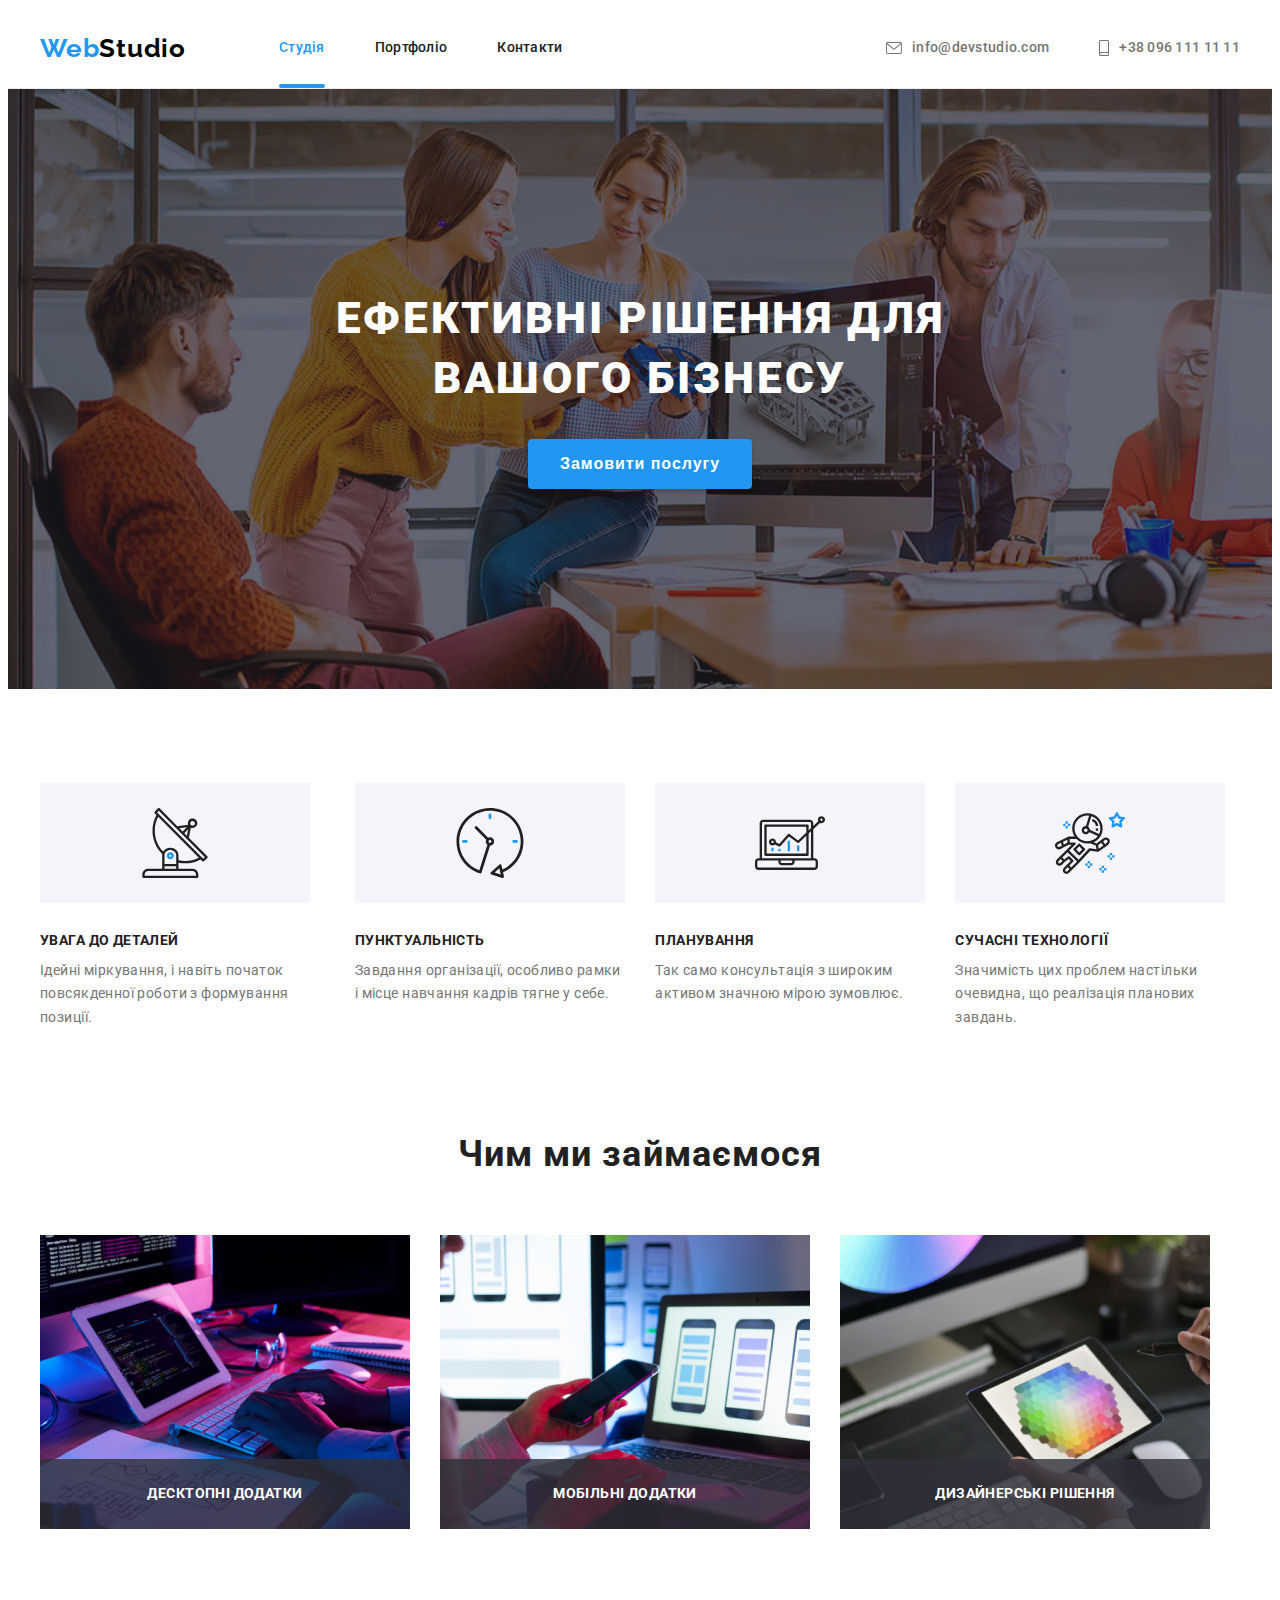
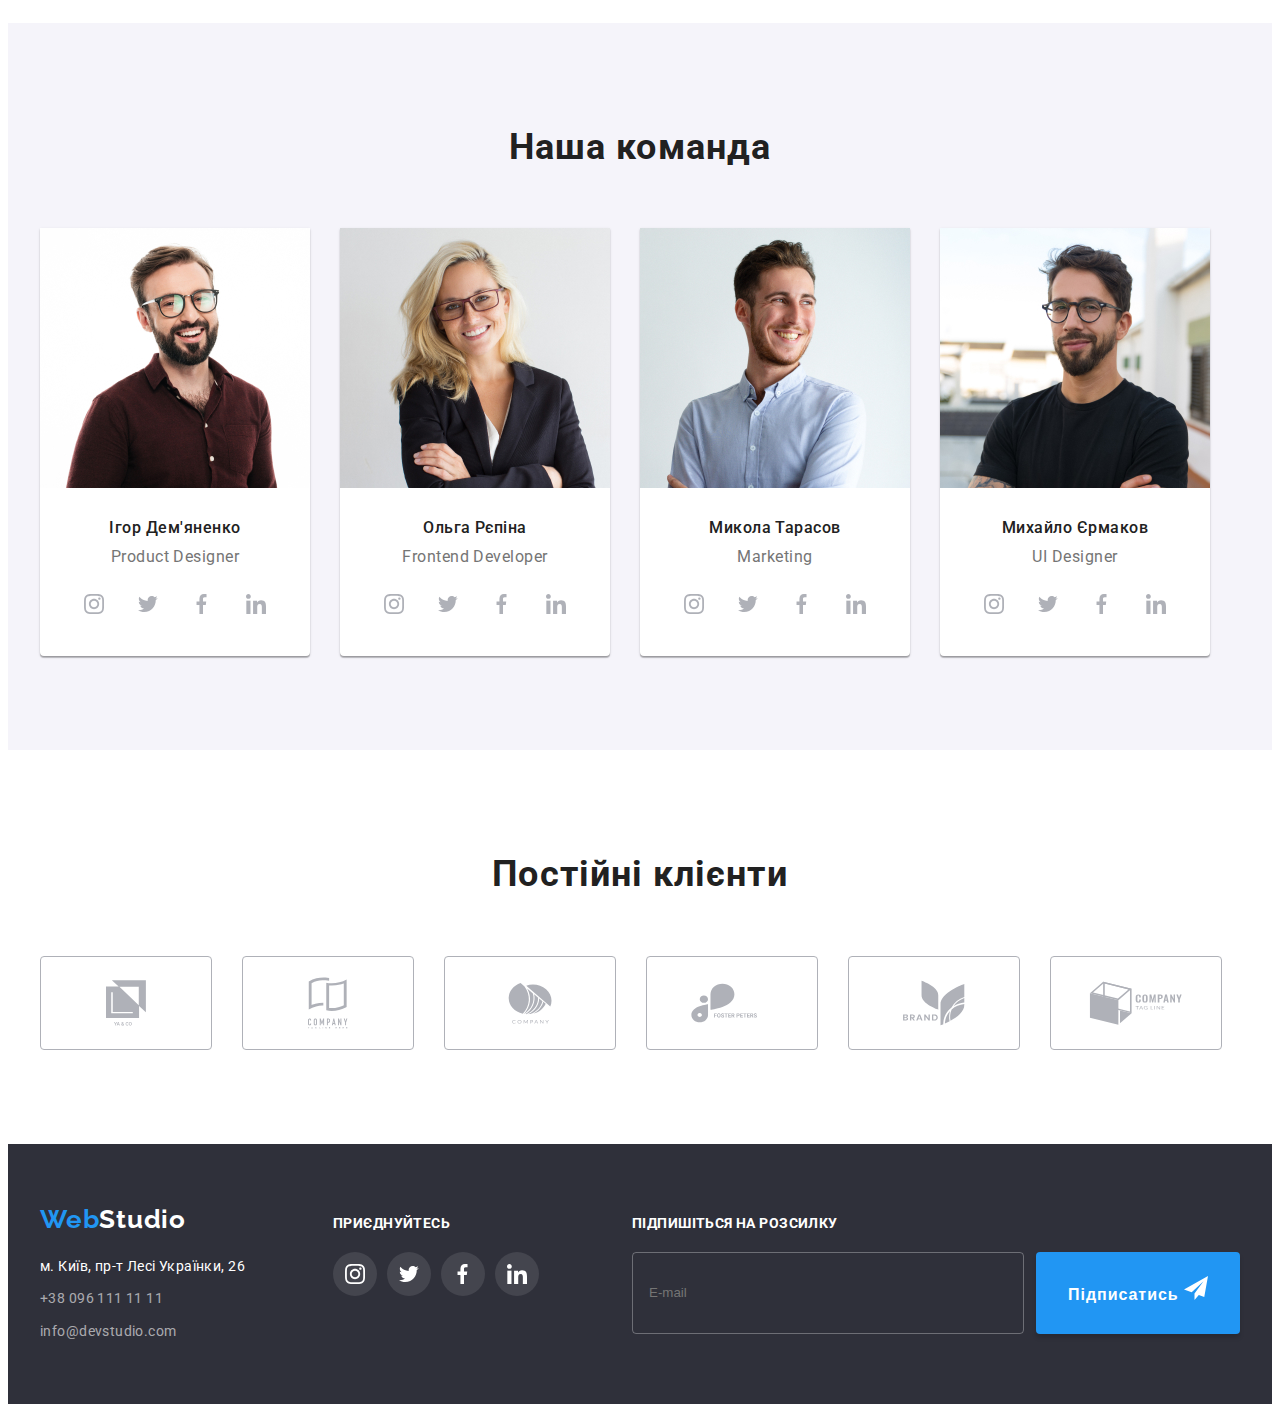
<file: index.html>
<!DOCTYPE html>
<html lang="uk">
  <head>
    <meta charset="UTF-8">
    <meta http-equiv="X-UA-Compatible" content="IE=edge">
    <meta name="viewport" content="width=device-width, initial-scale=1.0">
    <title>Студія</title>
    <link rel="preconnect" href="https://fonts.googleapis.com">
<link rel="preconnect" href="https://fonts.gstatic.com" crossorigin>
<link href="https://fonts.googleapis.com/css2?family=Raleway:wght@700&family=Roboto:wght@400;500;700;900&display=swap" rel="stylesheet">
<link rel="stylesheet" href="https://cdnjs.cloudflare.com/ajax/libs/modern-normalize/1.1.0/modern-normalize.min.css" integrity="sha512-wpPYUAdjBVSE4KJnH1VR1HeZfpl1ub8YT/NKx4PuQ5NmX2tKuGu6U/JRp5y+Y8XG2tV+wKQpNHVUX03MfMFn9Q==" crossorigin="anonymous" referrerpolicy="no-referrer">    
<link rel="stylesheet" href="./css/main.min.css">
  </head>
  <body>
    <header class="header__section">
      <div class="header__container container">
        <nav class="header__nav">
        <a href="./index.html" class="header__logo logo">
          <span lang="en"> <span class="logo__accent">Web</span>Studio</span>
        </a>

        <ul class="header__list list">
          <li>
            <a href="./index.html" class="header__link header__link--current">Студія</a>
          </li>

          <li>
            <a href="./portfolio.html" class="header__link" >Портфоліо</a>
          </li>

          <li>
            <a href="" class="header__link" >Контакти</a>
          </li>
        </ul>
      </nav>

      <ul class="contacts list">
        <li>
          <a class="contacts__link" href="mailto:info@devstudio.com">
            <svg class="contacts__icon" width="16" height="12">
              <use href="./images/sprite.svg#icon-mail"></use>
            </svg>
            info@devstudio.com</a>
        </li>

        <li>
          <a class="contacts__link" href="tel:+380961111111">
            <svg class="contacts__icon" width="10" height="16">
              <use href="./images/sprite.svg#icon-phone"></use>
            </svg>
            +38 096 111 11 11</a>
        </li>
      </ul>
    </div>
    </header>
    <main>
      <section class="hero">
       <div class="container">
        <h1 class="hero__title">Ефективні рішення для вашого бізнесу</h1>
        <button type="button" class="modal-btn" data-modal-open>
          Замовити послугу
        </button>
       </div>
      </section>

      <!--Переваги-->
      <section class="features section">
       <div class="container">
        <h2 class="visually-hidden">Переваги</h2>
        <ul class="features__list list">

          <li>
            <div class="features__wrapper">
              <svg width="70" height="70">
                <use href="./images/sprite.svg#icon-antenna"></use>
              </svg>
            </div>
            <h3 class="features__title">УВАГА ДО ДЕТАЛЕЙ</h3>
            <p class="features__text">
              Ідейні міркування, і навіть початок повсякденної роботи з
              формування позиції.
            </p>
          </li>

          <li>
            <div class="features__wrapper">
              <svg width="70" height="70">
                <use href="./images/sprite.svg#icon-clock"></use>
              </svg>
            </div>
            <h3 class="features__title">ПУНКТУАЛЬНІСТЬ</h3>
            <p class="features__text">
              Завдання організації, особливо рамки і місце навчання кадрів тягне
              у себе.
            </p>
          </li>

          <li>
            <div class="features__wrapper">
              <svg width="70" height="70">
                <use href="./images/sprite.svg#icon-diagram"></use>
              </svg>
            </div>
            <h3 class="features__title">ПЛАНУВАННЯ</h3>
            <p class="features__text">
              Так само консультація з широким активом значною мірою зумовлює.
            </p>
          </li>

          <li>
            <div class="features__wrapper">
              <svg width="70" height="70">
                <use href="./images/sprite.svg#icon-astronaut"></use>
              </svg>
            </div>
            <h3 class="features__title">СУЧАСНІ ТЕХНОЛОГІЇ</h3>
            <p class="features__text">
              Значимість цих проблем настільки очевидна, що реалізація планових
              завдань.
            </p>
          </li>
          
        </ul>
       </div>
      </section>

      <section class="section">
        <div class="container">
          <h2 class="title">Чим ми займаємося</h2>

        <ul class="list images__list">
          <li>
            <div class="images__thumb">
              <img src="./images/box-1.jpg" alt="Людина працює за комп'ютером"
              width="370">
              <div class="images__overlay">
                <h3 class="images__title">Десктопні додатки</h3>
              </div>
            </div>
          </li>

          <li>
            <div class="images__thumb">
              <img src="./images/box-2.jpg" alt="Людина працює за комп'ютером"
              width="370">
              <div class="images__overlay">
                <h3 class="images__title">Мобільні додатки</h3>
              </div>
            </div>
          </li>

          <li>
            <div class="images__thumb">
              <img src="./images/box-3.jpg" alt="Людина працює за комп'ютером"
              width="370">
              <div class="images__overlay">
                <h3 class="images__title">Дизайнерські рішення</h3>
              </div>
            </div>         
          </li>
        </ul>
      </div>
      </section>
      

      <section class="team section">
        <div class="container">
          <h2 class="title">Наша команда</h2>

        <ul class="team__set list">

          <li class="team__card">
            <img src="./images/img.jpg" alt="Ігор Дем'яненко"
              width="270"
              height="260">

            <div class="member__content"> 
              <h3 class="member__name">Ігор Дем'яненко</h3>
              <p lang="en" class="member__position">Product Designer</p> 
              <ul class="list member__social-links">
              <li>
                <a href="" class="member__link">
                <svg   width="20" height="20">
                  <use href="./images/sprite.svg#icon-instagram"></use>
                </svg></a>
              </li>
              <li>
                <a href="" class="member__link">
                <svg  width="20" height="20">
                  <use href="./images/sprite.svg#icon-twitter"></use>
                </svg></a>
              </li>
              <li>
                <a href="" class="member__link">
                <svg   width="20" height="20">
                  <use href="./images/sprite.svg#icon-facebook"></use>
                </svg></a>
              </li>
              <li>
                <a href="" class="member__link">
                <svg   width="20" height="20">
                  <use href="./images/sprite.svg#icon-linkedin"></use>
                </svg></a>
              </li>
              </ul>
            </div>
          </li>

          <li class="team__card">
            <img src="./images/img-1.jpg" alt="Ольга Рєпіна"
              width="270"
              height="260">

            <div class="member__content">
              <h3 class="member__name">Ольга Рєпіна</h3>
              <p lang="en" class="member__position">Frontend Developer</p>
              <ul class="list member__social-links">
                <li>
                  <a href="" class="member__link">
                  <svg   width="20" height="20">
                    <use href="./images/sprite.svg#icon-instagram"></use>
                  </svg></a>
                </li>
                <li>
                  <a href="" class="member__link">
                  <svg   width="20" height="20">
                    <use href="./images/sprite.svg#icon-twitter"></use>
                  </svg></a>
                </li>
                <li>
                  <a href="" class="member__link">
                  <svg   width="20" height="20">
                    <use href="./images/sprite.svg#icon-facebook"></use>
                  </svg></a>
                </li>
                <li>
                  <a href="" class="member__link">
                  <svg   width="20" height="20">
                    <use href="./images/sprite.svg#icon-linkedin"></use>
                  </svg></a>
                </li>
                </ul>
            </div>
          </li>

          <li class="team__card">
            <img src="./images/img-2.jpg" alt="Микола Тарасов"
              width="270"
              height="260">

            <div class="member__content">
              <h3 class="member__name">Микола Тарасов</h3>
              <p lang="en" class="member__position">Marketing</p> 
              <ul class="list member__social-links">
                <li>
                  <a href="" class="member__link">
                  <svg   width="20" height="20">
                    <use href="./images/sprite.svg#icon-instagram"></use>
                  </svg></a>
                </li>
                <li>
                  <a href="" class="member__link">
                  <svg   width="20" height="20">
                    <use href="./images/sprite.svg#icon-twitter"></use>
                  </svg></a>
                </li>
                <li>
                  <a href="" class="member__link">
                  <svg   width="20" height="20">
                    <use href="./images/sprite.svg#icon-facebook"></use>
                  </svg></a>
                </li>
                <li>
                  <a href="" class="member__link">
                  <svg   width="20" height="20">
                    <use href="./images/sprite.svg#icon-linkedin"></use>
                  </svg></a>
                </li>
                </ul>
          </div>
          </li>

          <li class="team__card">
            <img src="./images/img-3.jpg" alt="Михайло Єрмаков"
              width="270"
              height="260">

            <div class="member__content">
              <h3 class="member__name">Михайло Єрмаков</h3>
              <p lang="en" class="member__position">UI Designer</p> 
              <ul class="list member__social-links">
                <li>
                  <a href="" class="member__link">
                  <svg   width="20" height="20">
                    <use href="./images/sprite.svg#icon-instagram"></use>
                  </svg></a>
                </li>
                <li>
                  <a href="" class="member__link">
                  <svg   width="20" height="20">
                    <use href="./images/sprite.svg#icon-twitter"></use>
                  </svg></a>
                </li>
                <li>
                  <a href="" class="member__link">
                  <svg   width="20" height="20">
                    <use href="./images/sprite.svg#icon-facebook"></use>
                  </svg></a>
                </li>
                <li>
                  <a href="" class="member__link">
                  <svg   width="20" height="20">
                    <use href="./images/sprite.svg#icon-linkedin"></use>
                  </svg></a>
                </li>
                </ul>
          </div>
          </li>
        </ul>
        </div>
      </section>

      <section class="section">
        <div class="container">
          <h2 class="title">Постійні клієнти</h2>
          <ul class="brand__list list">
            <li>
              <a href="" class="brand__link">
                  <svg width="40" height="46">
                    <use href="./images/sprite.svg#icon-logo-0"></use>
                  </svg>
              </a>
            </li>

            <li>
              <a href="" class="brand__link">
                  <svg width="40" height="52">
                    <use href="./images/sprite.svg#icon-logo-1"></use>
                  </svg>
              </a>
            </li>

            <li>
              <a href="" class="brand__link">
                  <svg width="44" height="42">
                    <use href="./images/sprite.svg#icon-logo-2"></use>
                  </svg>
              </a>
            </li>

            <li>
              <a href="" class="brand__link">
                  <svg width="84" height="40">
                    <use href="./images/sprite.svg#icon-logo-3"></use>
                  </svg>
              </a>
            </li>

            <li>
              <a href="" class="brand__link">
                  <svg width="62" height="46">
                    <use href="./images/sprite.svg#icon-logo-4"></use>
                  </svg>
              </a>
            </li>

            <li>
              <a href="" class="brand__link">
                  <svg width="94" height="44">
                    <use href="./images/sprite.svg#icon-logo-5"></use>
                  </svg>
              </a>
            </li>
          </ul>
      </div>
      </section>
    </main>
    <footer class="footer__section">
      <div class="container footer__container">
        <div class="address">
          <a href="./index.html" class="footer__logo logo">
          <span lang="en"><span class="logo__accent">Web</span>Studio</span></a>
        <address>
          <a href="https://goo.gl/maps/ScAPMrdehoNE8GrC9" target="_blank" class="address__link address__map">
            м. Київ, пр-т Лесі Українки, 26</a>  
          <a href="tel:+380961111111" class="address__link address__tel" >+38 096 111 11 11</a>
          <a href="mailto:info@devstudio.com" class="address__link address__mail">info@devstudio.com</a>
        </address>
        </div>

        <div class="social-links">
          <h3 class="footer__title">Приєднуйтесь</h3>
          <ul class="list social-links__list">
            <li>
              <a href="" class="social-links__link">
              <svg width="20" height="20">
                <use href="./images/sprite.svg#icon-instagram"></use>
              </svg></a>
            </li>
            <li>
              <a href=""  class="social-links__link">
              <svg width="20" height="20">
                <use href="./images/sprite.svg#icon-twitter"></use>
              </svg></a>
            </li>
            <li>
              <a href=""  class="social-links__link">
              <svg width="20" height="20">
                <use href="./images/sprite.svg#icon-facebook"></use>
              </svg></a>
            </li>
            <li>
              <a href=""  class="social-links__link">
              <svg width="20" height="20">
                <use href="./images/sprite.svg#icon-linkedin"></use>
              </svg></a>
            </li>
          </ul>
        </div>

          <form class="newsletter">
          <h3 class="footer__title">Підпишіться на розсилку</h3>
          <div class="newsletter__field">           
              <input class="newsletter__input" type="email" name="mail" 
               placeholder="E-mail">

              <button class="newsletter__modal-btn modal-btn" type="submit">
              <span class="newsletter__text"> Підписатись</span>
              <svg width="24" height="24">
                <use href="./images/sprite.svg#icon-send"></use>
              </svg> </button>
          </div>
        </form>
      </div>
  </footer>

  <div class="backdrop is-hidden" data-modal>
    <div class="modal">
      <button class="modal__close-btn" data-modal-close>
        <svg width="11" height="11">
          <use href="./images/sprite.svg#icon-close"></use>
        </svg>
      </button>

      <form class="form">
        <h2 class="form__title">Залиште свої дані, ми вам передзвонимо</h2>
      
          <label class="form__field">Ім'я
            <input class="form__input" type="text" name="name" 
              placeholder="" autofocus>
              <svg class="form__icon" width="12" height="12">
                <use href="./images/sprite.svg#icon-person"></use>
              </svg>
          </label>

          <label class="form__field">Телефон
            <input class="form__input" type="tel" name="tel" 
              placeholder="">
              <svg class="form__icon" width="13" height="13">
                <use href="./images/sprite.svg#icon-phone"></use>
              </svg>
          </label>

          <label class="form__field">Пошта
            <input class="form__input" type="email" name="email" 
              placeholder="">
              <svg class="form__icon" width="15" height="12">
                <use href="./images/sprite.svg#icon-email"></use>
              </svg>
          </label>

          <label class="form__field">Коментар
        <textarea 
          class="form__comment"
          name="comment"
          placeholder="Введіть текст"></textarea>
          </label>
         
          <label class="policy">
            <input class="checkbox" type="checkbox" name="policy"/>
            <span class="checkbox__icon"></span>
           Погоджуюся з розсилкою та приймаю 
            <a href="" class="policy__conditions">Умови договору</a> 
          </label>

        <button type="submit" class="modal-btn">Відправити</button>
        
      </form>
    </div>
</div>

<script src="./js/modal.js"></script>

<script>
  (() => {
    document
      .querySelector('.form')
      .addEventListener('submit', e => {
        e.preventDefault();

        new FormData(e.currentTarget).forEach((value, name) =>
          console.log(`${name}: ${value}`),
        );

        e.currentTarget.reset();
      });
  })();
</script>
  </body>
</html>
</file>
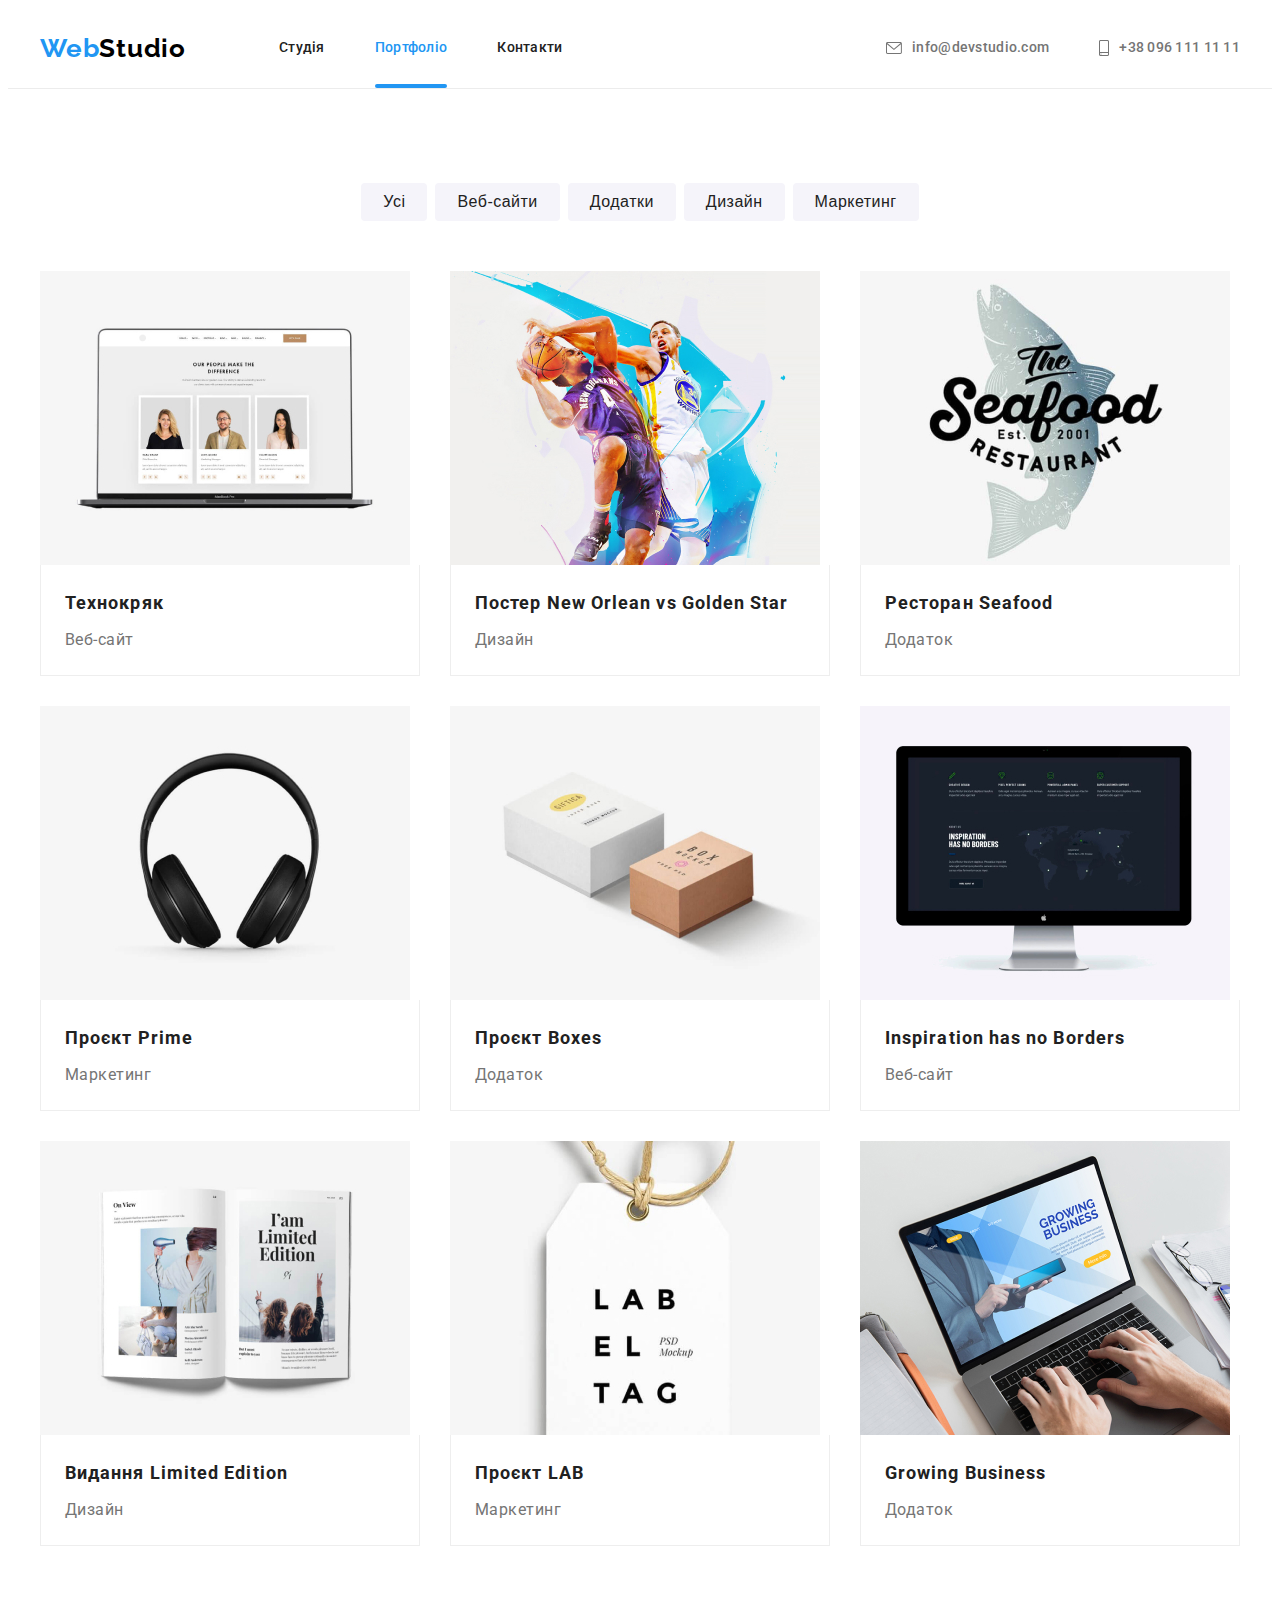
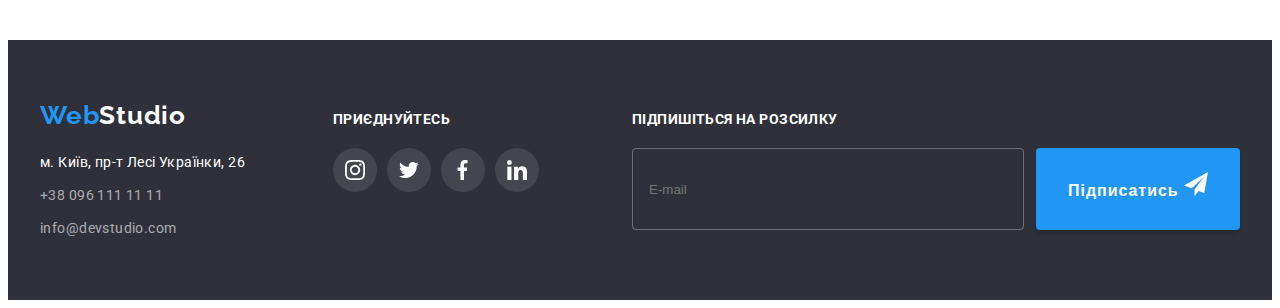
<file: portfolio.html>
<!DOCTYPE html>
<html lang="uk">
  <head>
    <meta charset="UTF-8">
    <meta http-equiv="X-UA-Compatible" content="IE=edge">
    <meta name="viewport" content="width=device-width, initial-scale=1.0">
    <title>Студія</title>
    <link rel="preconnect" href="https://fonts.googleapis.com">
<link rel="preconnect" href="https://fonts.gstatic.com" crossorigin>
<link href="https://fonts.googleapis.com/css2?family=Raleway:wght@700&family=Roboto:wght@400;500;700;900&display=swap" rel="stylesheet">
<link rel="stylesheet" href="https://cdnjs.cloudflare.com/ajax/libs/modern-normalize/1.1.0/modern-normalize.min.css" integrity="sha512-wpPYUAdjBVSE4KJnH1VR1HeZfpl1ub8YT/NKx4PuQ5NmX2tKuGu6U/JRp5y+Y8XG2tV+wKQpNHVUX03MfMFn9Q==" crossorigin="anonymous" referrerpolicy="no-referrer">    
<link rel="stylesheet" href="./css/main.min.css">
  </head>
  <body>
    <header class="header__section">
      <div class="header__container container">
        <nav class="header__nav">
        <a href="./index.html" class="header__logo logo">
          <span lang="en"> <span class="logo__accent">Web</span>Studio</span>
        </a>

        <ul class="header__list list">
          <li>
            <a href="./index.html" class="header__link">Студія</a>
          </li>

          <li>
            <a href="./portfolio.html" class="header__link header__link--current" >Портфоліо</a>
          </li>

          <li>
            <a href="" class="header__link" >Контакти</a>
          </li>
        </ul>
      </nav>

      <ul class="contacts list">
        <li>
          <a class="contacts__link" href="mailto:info@devstudio.com">
            <svg class="contacts__icon" width="16" height="12">
              <use href="./images/sprite.svg#icon-mail"></use>
            </svg>
            info@devstudio.com</a>
        </li>

        <li>
          <a class="contacts__link" href="tel:+380961111111">
            <svg class="contacts__icon" width="10" height="16">
              <use href="./images/sprite.svg#icon-phone"></use>
            </svg>
            +38 096 111 11 11</a>
        </li>
      </ul>
    </div>
    </header>
    <main>
      <section class="section">
        <div class="container">
          <h1 class="visually-hidden">Портфоліо</h1>
        <ul class="list portfolio__nav">
          <li>
            <button class="portfolio__btn" type="button">Усі</button></li>
          <li>
            <button class="portfolio__btn" type="button">Веб-сайти</button></li>
          <li>
            <button class="portfolio__btn" type="button">Додатки</button></li>
          <li>
            <button class="portfolio__btn" type="button">Дизайн</button></li>
          <li>
            <button class="portfolio__btn" type="button">Маркетинг</button></li>
        </ul>
        <ul class="portfolio__set list">

          <li class="portfolio__item">
            <a href="" class="portfolio__card">
              <div class="card__thumb">
                <img class="card__image"
                  src="./portfolio-images/img-1.jpg"
                  alt="Лаптоп з відкритою сторінкою веб-сайту">
                  <div class="card__overlay">
                    <p class="overlay__description">Ресурс пропонує комплексні пропозиції з різним рівнем функціоналу та сервісів. Все це дозволить відвідувачу отримати вичерпні відомості про компанію чи приватну особу.</p>
                  </div>
              </div>
  
              <div class="card__content">
              <h2 class="client__name">Технокряк</h2>
               <p class="client__category">Веб-сайт</p>
              </div>
            </a>
          </li>

          <li class="portfolio__item">
            <a href="" class="portfolio__card">
              <div class="card__thumb">
                <img class="card__image"
                  src="./portfolio-images/img-2.jpg"
                  alt="Два чоловіки з баскетбольним мячем">
                  <div class="card__overlay">
                    <p class="overlay__description">Ресурс пропонує комплексні пропозиції з різним рівнем функціоналу та сервісів. Все це дозволить відвідувачу отримати вичерпні відомості про компанію чи приватну особу.</p>
                  </div>
              </div>
  
              <div class="card__content">
              <h2 class="client__name">Постер <span lang="en">New Orlean vs Golden Star</span></h2>
                <p class="client__category">Дизайн</p>
              </div>
            </a>
          </li>

          <li class="portfolio__item">
            <a href="" class="portfolio__card">
              <div class="card__thumb">
                <img class="portfolio__image"
                  src="./portfolio-images/img-3.jpg"
                  alt="Логотип ресторану">
                  <div class="card__overlay">
                    <p class="overlay__description">Ресурс пропонує комплексні пропозиції з різним рівнем функціоналу та сервісів. Все це дозволить відвідувачу отримати вичерпні відомості про компанію чи приватну особу.</p>
                  </div>
              </div>
  
              <div class="card__content">
              <h2 class="client__name"> Ресторан <span lang="en">Seafood</span></h2>
                <p class="client__category">Додаток</p>
              </div>
            </a>
          </li>

          <li class="portfolio__item">
            <a href="" class="portfolio__card">
              <div class="card__thumb">
                <img class="portfolio__image"
                  src="./portfolio-images/img-4.jpg"
                  alt="Чорні навушники">
                  <div class="card__overlay">
                    <p class="overlay__description">Ресурс пропонує комплексні пропозиції з різним рівнем функціоналу та сервісів. Все це дозволить відвідувачу отримати вичерпні відомості про компанію чи приватну особу.</p>
                  </div>
              </div>
  
              <div class="card__content">
              <h2 class="client__name">Проєкт <span lang="en">Prime</span></h2>
                <p class="client__category">Маркетинг</p>
              </div>
            </a>
          </li>

          <li class="portfolio__item">
            <a href="" class="portfolio__card">
              <div class="card__thumb">
                <img class="portfolio__image"
                  src="./portfolio-images/img-5.jpg"
                  alt="Біла та бежева коробки">
                  <div class="card__overlay">
                    <p class="overlay__description">Ресурс пропонує комплексні пропозиції з різним рівнем функціоналу та сервісів. Все це дозволить відвідувачу отримати вичерпні відомості про компанію чи приватну особу.</p>
                  </div>
              </div>
  
              <div class="card__content">
              <h2 class="client__name">Проєкт <span lang="en">Boxes</span></h2>
                <p class="client__category">Додаток</p>
              </div>
            </a>
          </li>

          <li class="portfolio__item">
            <a href="" class="portfolio__card">
              <div class="card__thumb">
                <img class="portfolio__image"
                  src="./portfolio-images/img-6.jpg"
                  alt="Комп'ютер з відкритим веб-сайтом">
                  <div class="card__overlay">
                    <p class="overlay__description">Ресурс пропонує комплексні пропозиції з різним рівнем функціоналу та сервісів. Все це дозволить відвідувачу отримати вичерпні відомості про компанію чи приватну особу.</p>
                  </div>
                </div>
  
              <div class="card__content">
                <h2 class="client__name" lang="en">Inspiration has no Borders</h2>
                <p class="client__category">Веб-сайт</p>
              </div>
            </a>
          </li>

          <li class="portfolio__item">
            <a href="" class="portfolio__card">
              <div class="card__thumb">
                <img class="portfolio__image"
                  src="./portfolio-images/img-7.jpg"
                  alt="Розгорнутий журнал">
                  <div class="card__overlay">
                    <p class="overlay__description">Ресурс пропонує комплексні пропозиції з різним рівнем функціоналу та сервісів. Все це дозволить відвідувачу отримати вичерпні відомості про компанію чи приватну особу.</p>
                  </div>
              </div>
  
              <div class="card__content">
                <h2 class="client__name">Видання <span lang="en"> Limited Edition</span></h2>
                <p class="client__category">Дизайн</p>
              </div>
            </a>
          </li>

          <li class="portfolio__item">
            <a href="" class="portfolio__card">
              <div class="card__thumb">
                <img class="portfolio__image"
                  src="./portfolio-images/img-8.jpg"
                  alt="Біла лейба">
                  <div class="card__overlay">
                    <p class="overlay__description">Ресурс пропонує комплексні пропозиції з різним рівнем функціоналу та сервісів. Все це дозволить відвідувачу отримати вичерпні відомості про компанію чи приватну особу.</p>
                  </div>
              </div>
  
              <div class="card__content">
                 <h2 class="client__name"> Проєкт <span lang="en">LAB</span></h2> 
                <p class="client__category">Маркетинг</p>
              </div>
            </a>
          </li>

          <li class="portfolio__item">
            <a href="" class="portfolio__card">
              <div class="card__thumb">
                <img class="portfolio__image"
                  src="./portfolio-images/img-9.jpg"
                  alt="Лаптоп з відкритим веб-сайтом">
                  <div class="card__overlay">
                    <p class="overlay__description">Ресурс пропонує комплексні пропозиції з різним рівнем функціоналу та сервісів. Все це дозволить відвідувачу отримати вичерпні відомості про компанію чи приватну особу.</p>
                  </div>
                </div>
  
              <div class="card__content">
                <h2 class="client__name" lang="en">Growing Business</h2>
                <p class="client__category">Додаток</p>
              </div>
            </a>
          </li>

        </ul>
        </div>
      </section>

    </main>

    <footer class="footer__section">
      <div class="container footer__container">
        <div class="address">
          <a href="./index.html" class="footer__logo logo">
          <span lang="en"><span class="logo__accent">Web</span>Studio</span></a>
        <address>
          <a href="https://goo.gl/maps/ScAPMrdehoNE8GrC9" target="_blank" class="address__link address__map">
            м. Київ, пр-т Лесі Українки, 26</a>  
          <a href="tel:+380961111111" class="address__link address__tel" >+38 096 111 11 11</a>
          <a href="mailto:info@devstudio.com" class="address__link address__mail">info@devstudio.com</a>
        </address>
        </div>

        <div class="social-links">
          <h3 class="footer__title">Приєднуйтесь</h3>
          <ul class="list social-links__list">
            <li>
              <a href="" class="social-links__link">
              <svg width="20" height="20">
                <use href="./images/sprite.svg#icon-instagram"></use>
              </svg></a>
            </li>
            <li>
              <a href=""  class="social-links__link">
              <svg width="20" height="20">
                <use href="./images/sprite.svg#icon-twitter"></use>
              </svg></a>
            </li>
            <li>
              <a href=""  class="social-links__link">
              <svg width="20" height="20">
                <use href="./images/sprite.svg#icon-facebook"></use>
              </svg></a>
            </li>
            <li>
              <a href=""  class="social-links__link">
              <svg width="20" height="20">
                <use href="./images/sprite.svg#icon-linkedin"></use>
              </svg></a>
            </li>
          </ul>
        </div>

          <form class="newsletter">
          <h3 class="footer__title">Підпишіться на розсилку</h3>
          <div class="newsletter__field">           
              <input class="newsletter__input" type="email" name="mail" 
               placeholder="E-mail">

              <button class="newsletter__modal-btn modal-btn" type="submit">
              <span class="newsletter__text"> Підписатись</span>
              <svg width="24" height="24">
                <use href="./images/sprite.svg#icon-send"></use>
              </svg> </button>
          </div>
        </form>
      </div>
  </footer>
  </body>
</html>
</file>
<file: css/main.min.css>
body{color:#757575;background-color:#fff;font-family:roboto,sans-serif}h1,h2,h3,p,ul{margin:0;padding:0}h1,h2,h3{color:#212121}img{display:block}.visually-hidden{color:rgba(0,0,0,0);position:absolute;width:1px;height:1px;margin:-1px;border:0;padding:0;white-space:nowrap;clip-path:inset(100%);clip:rect(0 0 0 0);overflow:hidden}.list{list-style:none}.section{padding-top:94px;padding-bottom:94px}.container{margin-left:auto;margin-right:auto;width:1200px;padding-left:15px;padding-right:15px}.title{margin-bottom:50px;font-size:36px;line-height:1.7;text-align:center;letter-spacing:.03em}.logo{font-family:"Raleway";font-weight:700;font-size:26px;line-height:1.19;letter-spacing:.03em;text-decoration:none}.logo__accent{color:#2196f3}.header__logo{margin-right:93px;color:#000}.footer__logo{display:block;margin-bottom:20px;color:#fff}.header__section{border-bottom:1px solid #ececec;width:100%}.header__container{display:flex;justify-content:space-between;align-items:center}.header__nav{display:flex;align-items:center}.header__list{display:flex;align-items:center;gap:50px}.header__link{display:block;padding-top:32px;padding-bottom:32px;color:#212121;text-decoration:none;font-style:normal;font-weight:500;font-size:14px;line-height:1.14;letter-spacing:.02em;transition:color 250ms cubic-bezier(0.4, 0, 0.2, 1)}.header__link:hover,.header__link:focus{color:#2196f3}.header__link--current{position:relative;color:#2196f3}.header__link--current::after{display:block;content:"";position:absolute;left:0;bottom:0;width:100%;height:4px;border-radius:2px;background-color:#2196f3}.contacts{display:flex;align-items:center;gap:50px}.contacts__link{display:flex;align-items:center;font-style:normal;font-weight:500;font-size:14px;line-height:1.14;letter-spacing:.02em;color:#757575;text-decoration:none;fill:#757575;transition:color 250ms cubic-bezier(0.4, 0, 0.2, 1),fill 250ms cubic-bezier(0.4, 0, 0.2, 1)}.contacts__link:hover,.contacts__link:focus{color:#2196f3;fill:#2196f3}.contacts__icon{margin-right:10px}.hero{max-width:1600px;margin-left:auto;margin-right:auto;padding-top:200px;padding-bottom:200px;background-color:#c4c4c4;background-image:linear-gradient(to right, rgba(47, 48, 58, 0.4), rgba(47, 48, 58, 0.4)),url(../images/hero.jpg);background-size:cover}.hero__title{display:block;margin-left:auto;margin-right:auto;margin-bottom:30px;max-width:696px;font-size:44px;line-height:1.36;text-align:center;letter-spacing:.06em;text-transform:uppercase;font-weight:900;color:#fff}.features{padding-bottom:0}.features__list{display:flex;flex-wrap:nowrap;gap:30px}.features__wrapper{display:flex;justify-content:center;align-items:center;width:270px;height:120px;margin-bottom:30px;background-color:#f5f4fa}.features__title{margin-bottom:10px;font-weight:700;font-size:14px;line-height:1.14;letter-spacing:.03em;text-transform:uppercase}.features__text{font-size:14px;line-height:1.7;letter-spacing:.03em}.images__list{display:flex;flex-wrap:wrap;gap:30px}.images__thumb{position:relative}.images__overlay{display:flex;justify-content:center;align-items:center;position:absolute;left:0;bottom:0;width:100%;height:70px;background-color:rgba(47,48,58,.8)}.images__title{font-weight:700;font-size:14px;line-height:1.14;letter-spacing:.03em;text-transform:uppercase;color:#fff}.team{background-color:#f5f4fa}.team__set{display:flex;flex-wrap:wrap;gap:30px}.team__card{background-color:#fff;text-align:center;box-shadow:0px 1px 3px rgba(0,0,0,.12),0px 1px 1px rgba(0,0,0,.14),0px 2px 1px rgba(0,0,0,.2);border-radius:0px 0px 4px 4px}.member__content{padding-top:30px;padding-left:32px;padding-right:32px;padding-bottom:30px}.member__name{margin-bottom:10px;font-weight:500;font-size:16px;line-height:1.19;letter-spacing:.03em}.member__position{margin-bottom:16px;font-size:16px;line-height:1.19;letter-spacing:.03em}.member__social-links{display:flex;gap:10px}.member__link{display:flex;justify-content:center;align-items:center;width:44px;height:44px;border-radius:50%;fill:#afb1b8;transition:background-color 250ms cubic-bezier(0.4, 0, 0.2, 1),fill 250ms cubic-bezier(0.4, 0, 0.2, 1)}.member__link:hover,.member__link:focus{background-color:#2196f3;fill:#fff}.brand__list{display:flex;flex-wrap:wrap;gap:30px}.brand__link{display:flex;justify-content:center;align-items:center;width:170px;height:92px;border:1px solid #afb1b8;fill:#afb1b8;border-radius:4px;cursor:pointer;transition:border 250ms cubic-bezier(0.4, 0, 0.2, 1),fill 250ms cubic-bezier(0.4, 0, 0.2, 1)}.brand__link:hover,.brand__link:focus{border:1px solid #2196f3;fill:#2196f3}.footer__section{background-color:#2f303a;padding-top:60px;padding-bottom:60px}.footer__container{display:flex;align-items:baseline}.footer__title{margin-bottom:20px;font-size:14px;line-height:1.14;letter-spacing:.03em;text-transform:uppercase;font-weight:700;color:#fff}.address__link{display:block;font-style:normal;text-decoration:none;font-weight:400;font-size:14px;line-height:1.7;letter-spacing:.03em;transition:color 250ms cubic-bezier(0.4, 0, 0.2, 1)}.address__link:hover,.address__link:focus{color:#2196f3}.address__link:not(:last-child){margin-bottom:9px}.address__map{color:#fff}.address__tel,.address__mail{color:rgba(255,255,255,.6)}.social-links{margin-left:88px;margin-right:93px}.social-links__list{display:flex;gap:10px}.social-links__link{display:flex;justify-content:center;align-items:center;width:44px;height:44px;border-radius:50%;background-color:rgba(255,255,255,.1);fill:#fff;transition:background-color 250ms cubic-bezier(0.4, 0, 0.2, 1)}.social-links__link:hover,.social-links__link:focus{background-color:#2196f3}.newsletter__field{display:flex}.newsletter__input{min-width:358px;height:50px;margin-right:12px;padding:15px 16px;color:#757575;background-color:rgba(0,0,0,0);border:1px solid rgba(255,255,255,.3);border-radius:4px;transition:border-color 250ms cubic-bezier(0.4, 0, 0.2, 1)}.newsletter__input:focus{outline:none;border-color:#2196f3}.newsletter__modal-btn{display:flex;justify-content:center;align-items:center;gap:12px;fill:#fff}.backdrop{position:fixed;top:0;left:0;width:100%;height:100%;background-color:rgba(0,0,0,.2);opacity:1;transition:opacity 250ms cubic-bezier(0.4, 0, 0.2, 1),visibility 250ms cubic-bezier(0.4, 0, 0.2, 1)}.backdrop.is-hidden{visibility:hidden;opacity:0;pointer-events:none}.backdrop.is-hidden .modal{transform:translate(-50%, -50%) scale(0.5);opacity:0}.modal{position:absolute;top:50%;left:50%;width:528px;min-height:581px;box-shadow:0px 1px 3px rgba(0,0,0,.12),0px 1px 1px rgba(0,0,0,.14),0px 2px 1px rgba(0,0,0,.2);border-radius:4px;background-color:#fff;transform:translate(-50%, -50%) scale(1);opacity:1;transition:transform 250ms cubic-bezier(0.4, 0, 0.2, 1),opacity 250ms cubic-bezier(0.4, 0, 0.2, 1)}.modal__close-btn{display:flex;justify-content:center;align-items:center;position:absolute;top:8px;right:8px;width:30px;height:30px;cursor:pointer;border:1px solid rgba(0,0,0,.1);border-radius:50%;background-color:#fff;fill:#000;transition:fill 250ms cubic-bezier(0.4, 0, 0.2, 1)}.modal__close-btn:hover{fill:#2196f3}.form{width:100%;padding:40px}.form__title{margin-bottom:12px;font-size:20px;line-height:1.15;text-align:center;letter-spacing:.03em;color:#212121}.form__field{position:relative;display:flex;flex-direction:column;margin-bottom:4px;font-size:12px;line-height:1.16;letter-spacing:.01em}.form__input{height:40px;width:100%;padding-left:42px;padding-right:16px;margin:0;margin-bottom:10px;border:1px solid rgba(33,33,33,.2);border-radius:4px;font-size:12px;line-height:1.16;letter-spacing:.01em;transition:border-color 250ms cubic-bezier(0.4, 0, 0.2, 1)}.form__icon{position:absolute;top:42%;left:15px;fill:#212121;transition:fill 250ms cubic-bezier(0.4, 0, 0.2, 1)}.form__field:focus-within>.form__input,.form__field:focus-within>.form__comment{outline:none;border-color:#2196f3}.form__field:focus-within>.form__icon{fill:#2196f3}.form__comment{resize:none;width:100%;height:120px;margin-bottom:20px;padding:12px 16px;font-size:12px;line-height:1.16;letter-spacing:.01em;border:1px solid rgba(33,33,33,.2);border-radius:4px;transition:border-color 250ms cubic-bezier(0.4, 0, 0.2, 1)}.policy{display:flex;justify-content:center;align-items:center;position:relative;margin-bottom:30px;gap:9px;font-size:14px;line-height:1.71;letter-spacing:.03em}.policy__conditions{color:#2196f3}.checkbox{appearance:none;position:absolute}.checkbox__icon{width:16px;height:15px;border:2px solid #000;border-radius:2px}.checkbox:checked+.checkbox__icon{background-image:url(../images/icon-check.svg);width:16px;height:15px;background-size:cover;background-origin:border-box;border-color:rgba(0,0,0,0)}.checkbox:focus+.checkbox__icon{border:2px solid #2196f3}.modal-btn{display:block;margin-left:auto;margin-right:auto;padding:10px 32px;border:none;border-radius:4px;box-shadow:0px 4px 4px rgba(0,0,0,.15);background-color:#2196f3;cursor:pointer;color:#fff;font-weight:700;font-size:16px;line-height:1.88;text-align:center;letter-spacing:.06em;transition:background-color 250ms cubic-bezier(0.4, 0, 0.2, 1)}.modal-btn:hover,.modal-btn:focus{background-color:#188ce8}.portfolio__nav{display:flex;justify-content:center;margin-bottom:50px;gap:8px}.portfolio__btn{padding:6px 22px;border:none;border-radius:4px;background-color:#f5f4fa;color:#212121;cursor:pointer;font-weight:500;font-size:16px;line-height:1.62;text-align:center;letter-spacing:.03em;transition:background-color 250ms cubic-bezier(0.4, 0, 0.2, 1),color 250ms cubic-bezier(0.4, 0, 0.2, 1),box-shadow 250ms cubic-bezier(0.4, 0, 0.2, 1)}.portfolio__btn:hover,.portfolio__btn:focus{background-color:#2196f3;color:#fff;box-shadow:0px 3px 1px rgba(0,0,0,.1),0px 1px 2px rgba(0,0,0,.08),0px 2px 2px rgba(0,0,0,.12)}.portfolio__set{display:flex;flex-wrap:wrap;gap:30px}.portfolio__item{flex-basis:calc((100% - 60px)/3)}.portfolio__card{display:block;color:#757575;text-decoration:none;transition:box-shadow 250ms cubic-bezier(0.4, 0, 0.2, 1)}.portfolio__card:hover,.portfolio__card:focus{box-shadow:0px 1px 1px rgba(0,0,0,.12),0px 4px 4px rgba(0,0,0,.06),1px 4px 6px rgba(0,0,0,.16)}.card__thumb{position:relative;overflow:hidden}.card__image{max-width:100%;height:auto}.card__overlay{position:absolute;left:0;top:0;width:100%;height:100%;background-color:rgba(33,150,243,.9);transform:translateY(100%);transition:transform 250ms cubic-bezier(0.4, 0, 0.2, 1)}.overlay__description{padding:63px 24px;font-size:18px;line-height:1.56;letter-spacing:.03em;color:#fff}.portfolio__card:hover .card__overlay{transform:translateY(0)}.portfolio__card:focus .card__overlay{transform:translateY(0)}.card__content{padding:20px 24px;padding-bottom:20px;border-right:1px solid #eee;border-left:1px solid #eee;border-bottom:1px solid #eee}.client__name{margin-bottom:4px;font-weight:700;font-size:18px;line-height:2;letter-spacing:.06em}.client__category{font-size:16px;line-height:1.88;letter-spacing:.03em}/*# sourceMappingURL=main.min.css.map */
</file>
